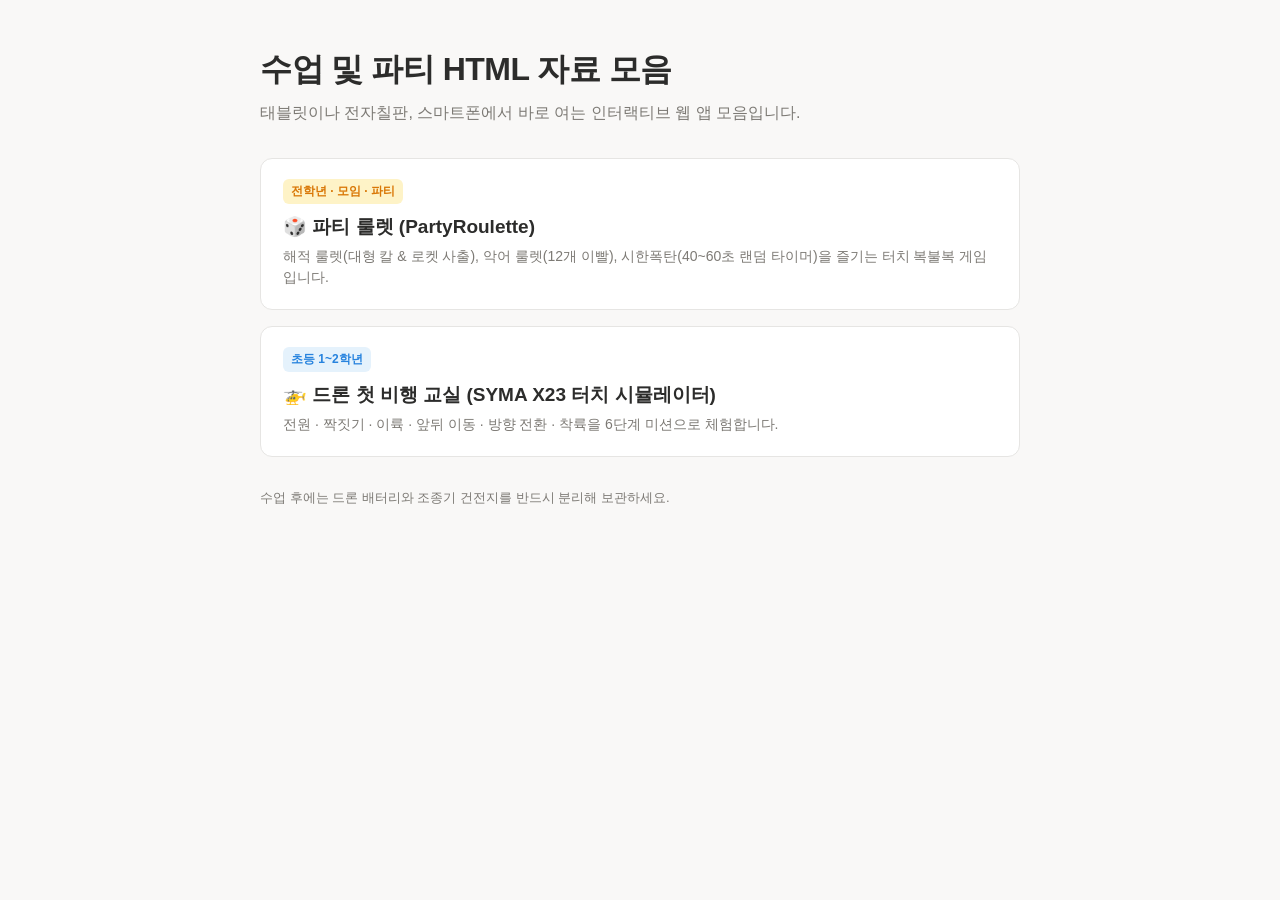
<file: index.html>
<!DOCTYPE html>
<html lang="ko">
<head>
<meta charset="utf-8" />
<meta name="viewport" content="width=device-width, initial-scale=1" />
<title>수업 및 파티 HTML 자료 모음</title>
<style>
  :root { color-scheme: light; }
  body {
    margin:0; padding:48px 24px; background:#F9F8F7; color:#2C2C2B;
    font-family:"Noto Sans KR", -apple-system, BlinkMacSystemFont, "Segoe UI", sans-serif;
  }
  .wrap { max-width:760px; margin:0 auto; }
  h1 { font-size:32px; margin:0 0 8px; letter-spacing:-0.5px; }
  p.lead { color:#7D7A75; font-size:16px; line-height:1.6; margin:0 0 32px; }
  a.card {
    display:block; text-decoration:none; color:inherit; background:#FFF;
    border:1px solid #E6E5E3; border-radius:12px; padding:20px 22px; margin-bottom:16px;
    transition: border-color 0.2s, transform 0.2s;
  }
  a.card:hover { border-color:#2783DE; transform: translateY(-2px); }
  a.card h2 { margin:0 0 6px; font-size:19px; }
  a.card span { font-size:14px; color:#7D7A75; line-height:1.55; }
  .tag { display:inline-block; font-size:12px; font-weight:800; color:#2783DE; background:#E5F2FC; border-radius:6px; padding:4px 8px; margin-bottom:10px; }
  .tag-party { color:#D97706; background:#FEF3C7; }
  footer { margin-top:32px; font-size:13px; color:#7D7A75; }
</style>
</head>
<body>
<div class="wrap">
  <h1>수업 및 파티 HTML 자료 모음</h1>
  <p class="lead">태블릿이나 전자칠판, 스마트폰에서 바로 여는 인터랙티브 웹 앱 모음입니다.</p>

  <a class="card" href="./party-roulette/">
    <div class="tag tag-party">전학년 · 모임 · 파티</div>
    <h2>🎲 파티 룰렛 (PartyRoulette)</h2>
    <span>해적 룰렛(대형 칼 & 로켓 사출), 악어 룰렛(12개 이빨), 시한폭탄(40~60초 랜덤 타이머)을 즐기는 터치 복불복 게임입니다.</span>
  </a>

  <a class="card" href="./drone-sim/">
    <div class="tag">초등 1~2학년</div>
    <h2>🚁 드론 첫 비행 교실 (SYMA X23 터치 시뮬레이터)</h2>
    <span>전원 · 짝짓기 · 이륙 · 앞뒤 이동 · 방향 전환 · 착륙을 6단계 미션으로 체험합니다.</span>
  </a>

  <footer>수업 후에는 드론 배터리와 조종기 건전지를 반드시 분리해 보관하세요.</footer>
</div>
</body>
</html>
</file>
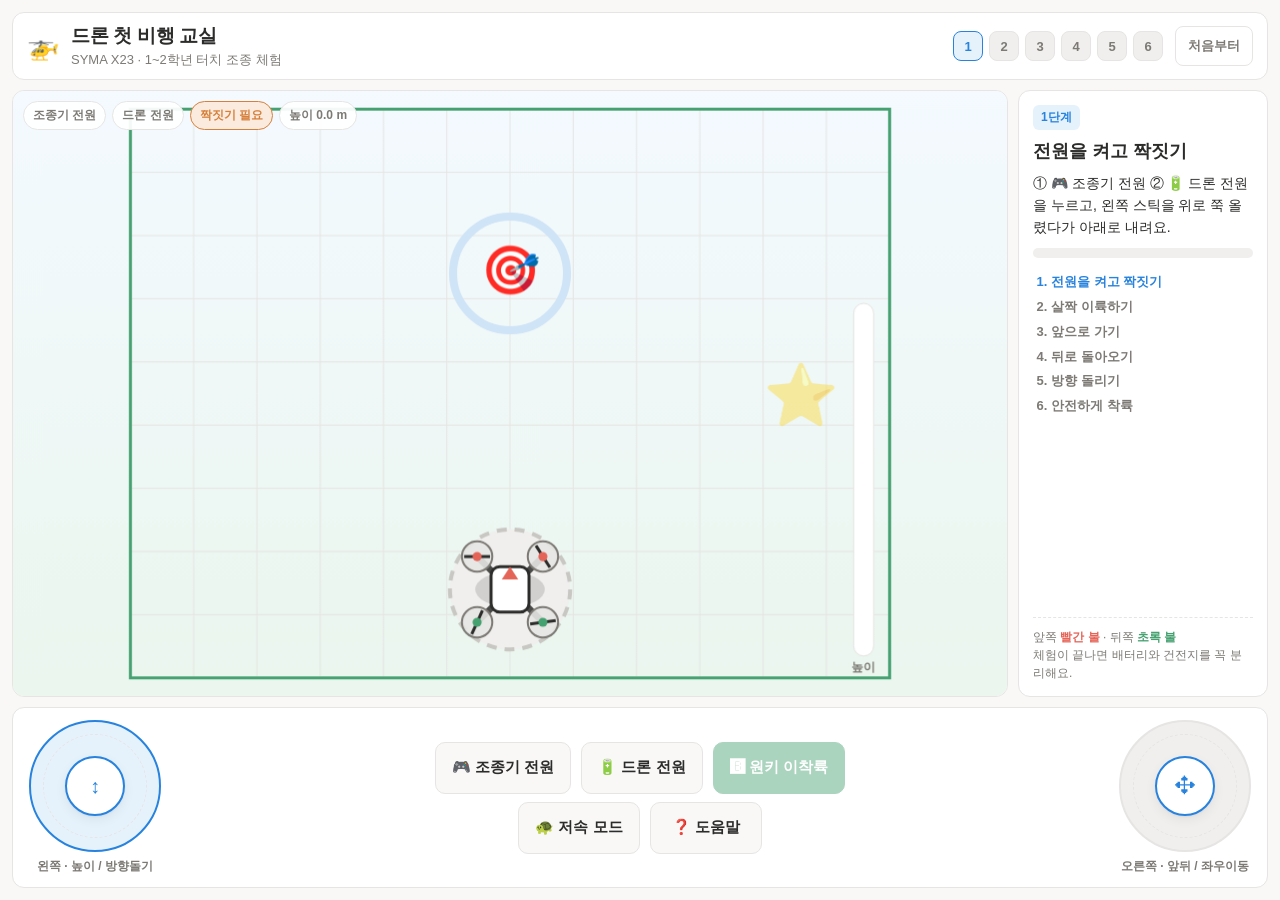
<file: drone-sim/index.html>
<!DOCTYPE html>
<html lang="ko">
<head>
<meta charset="utf-8" />
<meta name="viewport" content="width=device-width, initial-scale=1, maximum-scale=1, user-scalable=no" />
<title>드론 첫 비행 교실 · SYMA X23 체험</title>
<style>
  * { box-sizing: border-box; -webkit-tap-highlight-color: transparent; }
  html, body { margin:0; padding:0; height:100%; overflow:hidden; }
  body {
    font-family: "Noto Sans KR", -apple-system, BlinkMacSystemFont, "Segoe UI", sans-serif;
    color:#2C2C2B; background:#F9F8F7; user-select:none; touch-action:none;
  }
  #app { display:flex; flex-direction:column; height:100%; padding:12px; gap:10px; }

  /* ---------- header ---------- */
  header {
    display:flex; align-items:center; gap:12px;
    background:#FFFFFF; border:1px solid #E6E5E3; border-radius:12px; padding:10px 14px;
  }
  header .logo { font-size:26px; }
  header h1 { font-size:19px; margin:0; font-weight:800; letter-spacing:-0.3px; }
  header .sub { font-size:13px; color:#7D7A75; margin-top:2px; }
  .steps { margin-left:auto; display:flex; gap:6px; }
  .steps b {
    width:30px; height:30px; border-radius:8px; display:grid; place-items:center;
    font-size:13px; font-weight:800; background:#F0EFED; color:#7D7A75; border:1px solid #E6E5E3;
  }
  .steps b.now { background:#E5F2FC; color:#2783DE; border-color:#2783DE; }
  .steps b.ok  { background:#E8F1EC; color:#46A171; border-color:#46A171; }
  .ghost {
    border:1px solid #E6E5E3; background:#FFF; color:#7D7A75; font-weight:700;
    font-size:13px; border-radius:8px; padding:8px 12px; min-height:40px;
  }

  /* ---------- stage area ---------- */
  main { flex:1; display:flex; gap:10px; min-height:0; }
  .card { background:#FFF; border:1px solid #E6E5E3; border-radius:12px; }
  #stageWrap { flex:1; position:relative; overflow:hidden; }
  canvas { display:block; width:100%; height:100%; border-radius:11px; }

  #mission {
    width:250px; flex:0 0 250px; padding:14px; display:flex; flex-direction:column; gap:10px;
  }
  #mission .tag { font-size:12px; font-weight:800; color:#2783DE; background:#E5F2FC; border-radius:6px; padding:4px 8px; align-self:flex-start; }
  #mission h2 { margin:0; font-size:18px; font-weight:800; line-height:1.3; }
  #mission p { margin:0; font-size:14px; line-height:1.55; color:#2C2C2B; }
  #mission .bar { height:10px; border-radius:6px; background:#F0EFED; overflow:hidden; }
  #mission .bar i { display:block; height:100%; width:0%; background:#46A171; transition:width .15s linear; }
  #mission ol { margin:2px 0 0; padding-left:18px; }
  #mission ol li { font-size:13px; line-height:1.9; color:#7D7A75; font-weight:700; }
  #mission ol li.now { color:#2783DE; }
  #mission ol li.ok { color:#46A171; text-decoration:line-through; }
  #mission .safe { margin-top:auto; font-size:12px; color:#7D7A75; line-height:1.5; border-top:1px dashed #E6E5E3; padding-top:10px; }

  .badges { position:absolute; top:10px; left:10px; display:flex; gap:6px; flex-wrap:wrap; }
  .badge { font-size:12px; font-weight:800; padding:5px 9px; border-radius:999px; background:#FFFFFFEE; border:1px solid #E6E5E3; color:#7D7A75; }
  .badge.on { background:#E8F1EC; border-color:#46A171; color:#46A171; }
  .badge.warn { background:#FBEBDE; border-color:#D5803B; color:#D5803B; }

  /* ---------- controller ---------- */
  footer {
    flex:0 0 auto; display:flex; align-items:center; gap:14px;
    background:#FFF; border:1px solid #E6E5E3; border-radius:12px; padding:12px 16px;
  }
  .stickBox { text-align:center; }
  .stick {
    position:relative; width:132px; height:132px; border-radius:50%;
    background:#F0EFED; border:2px solid #E6E5E3;
  }
  .stick .knob {
    position:absolute; left:50%; top:50%; width:60px; height:60px; margin:-30px 0 0 -30px;
    border-radius:50%; background:#FFF; border:2px solid #2783DE;
    box-shadow:0 1px 2px rgba(0,0,0,.05), 0 4px 12px rgba(0,0,0,.06);
    display:grid; place-items:center; font-size:20px; color:#2783DE;
  }
  .stick .axis { position:absolute; inset:12px; border-radius:50%; border:1px dashed #E6E5E3; }
  .stick.hint { border-color:#2783DE; background:#E5F2FC; }
  .stickBox span { display:block; font-size:12px; font-weight:800; color:#7D7A75; margin-top:6px; }

  .pad { flex:1; display:flex; flex-direction:column; gap:8px; align-items:center; }
  .row { display:flex; gap:10px; flex-wrap:wrap; justify-content:center; }
  button.btn {
    min-height:52px; min-width:112px; padding:10px 16px; border-radius:10px; font-size:15px; font-weight:800;
    border:1px solid #E6E5E3; background:#F9F8F7; color:#2C2C2B;
  }
  button.btn.blue { background:#2783DE; border-color:#2783DE; color:#FFF; }
  button.btn.green { background:#46A171; border-color:#46A171; color:#FFF; }
  button.btn.dim { opacity:.45; }
  button.btn.pulse { animation:pulse 1.1s infinite; }
  @keyframes pulse { 0%,100%{ transform:scale(1);} 50%{ transform:scale(1.05);} }
  button.btn:focus-visible, .ghost:focus-visible { outline:3px solid #2783DE; outline-offset:2px; }

  /* ---------- overlay ---------- */
  #overlay {
    position:absolute; inset:0; display:none; place-items:center; background:#FFFFFFE8; border-radius:11px; text-align:center;
  }
  #overlay.show { display:grid; }
  #overlay .in { max-width:460px; padding:22px; }
  #overlay .big { font-size:52px; }
  #overlay h3 { font-size:24px; margin:8px 0 6px; font-weight:800; }
  #overlay p { font-size:15px; color:#7D7A75; margin:0 0 16px; line-height:1.6; }

  @media (max-width: 900px) {
    #mission { display:none; }
    .stick { width:112px; height:112px; }
  }
  @media (prefers-reduced-motion: reduce) { button.btn.pulse { animation:none; } }
</style>
</head>
<body>
<div id="app">
  <header>
    <div class="logo">🚁</div>
    <div>
      <h1>드론 첫 비행 교실</h1>
      <div class="sub">SYMA X23 · 1~2학년 터치 조종 체험</div>
    </div>
    <div class="steps" id="steps"></div>
    <button class="ghost" id="resetBtn">처음부터</button>
  </header>

  <main>
    <div class="card" id="stageWrap">
      <canvas id="sky"></canvas>
      <div class="badges">
        <div class="badge" id="bTx">조종기 전원</div>
        <div class="badge" id="bDr">드론 전원</div>
        <div class="badge" id="bBind">짝짓기</div>
        <div class="badge" id="bAlt">높이 0.0 m</div>
      </div>
      <div id="overlay"><div class="in">
        <div class="big" id="ovIcon">🎉</div>
        <h3 id="ovTitle"></h3>
        <p id="ovText"></p>
        <button class="btn blue" id="ovBtn">다음 단계</button>
      </div></div>
    </div>

    <div class="card" id="mission">
      <div class="tag" id="mTag">미션</div>
      <h2 id="mTitle"></h2>
      <p id="mText"></p>
      <div class="bar"><i id="mBar"></i></div>
      <ol id="mList"></ol>
      <div class="safe">앞쪽 <b style="color:#E56458">빨간 불</b> · 뒤쪽 <b style="color:#46A171">초록 불</b><br />체험이 끝나면 배터리와 건전지를 꼭 분리해요.</div>
    </div>
  </main>

  <footer>
    <div class="stickBox">
      <div class="stick" id="stickL"><div class="axis"></div><div class="knob" id="knobL">↕</div></div>
      <span>왼쪽 · 높이 / 방향돌기</span>
    </div>
    <div class="pad">
      <div class="row">
        <button class="btn" id="btnTx">🎮 조종기 전원</button>
        <button class="btn" id="btnDrone">🔋 드론 전원</button>
        <button class="btn green" id="btnB">🅱 원키 이착륙</button>
      </div>
      <div class="row">
        <button class="btn" id="btnSpeed">🐢 저속 모드</button>
        <button class="btn" id="btnHelp">❓ 도움말</button>
      </div>
    </div>
    <div class="stickBox">
      <div class="stick" id="stickR"><div class="axis"></div><div class="knob" id="knobR">✥</div></div>
      <span>오른쪽 · 앞뒤 / 좌우이동</span>
    </div>
  </footer>
</div>

<script>
(function(){
  "use strict";
  /* ================= state ================= */
  var FW = 12, FH = 9;                 // field meters
  var HOME = { x: 6, y: 7.6 };
  var GATE = { x: 6, y: 2.6 };
  var STAR = { x: 10.6, y: 4.6 };
  var d = { x: HOME.x, y: HOME.y, alt: 0, head: 0 };
  var tx = false, drone = false, bound = false, slow = true;
  var autoTakeoff = false, autoLand = false;
  var bindPhase = 0;                    // 0 none, 1 pushed up
  var stage = 0, holdT = 0, gateT = 0, done = false;
  var L = { x:0, y:0 }, R = { x:0, y:0 };
  var parts = [];

  var MISSIONS = [
    { tag:"1단계", title:"전원을 켜고 짝짓기",
      text:"① 🎮 조종기 전원 ② 🔋 드론 전원을 누르고, 왼쪽 스틱을 위로 쭉 올렸다가 아래로 내려요.",
      hint:"L", ok:"짝짓기 성공! 드론과 조종기가 친구가 되었어요." },
    { tag:"2단계", title:"살짝 이륙하기",
      text:"🅱 원키 이착륙 버튼을 눌러요. 드론이 스스로 떠서 제자리에 멈춰요(호버링).",
      hint:"B", ok:"이륙 성공! 기압 센서가 높이를 지켜 줘요." },
    { tag:"3단계", title:"앞으로 가기",
      text:"오른쪽 스틱을 위로 밀어 파란 링 안으로 들어가요. 앞쪽은 빨간 불이에요.",
      hint:"R", ok:"링 통과! 앞으로 가기를 잘했어요." },
    { tag:"4단계", title:"뒤로 돌아오기",
      text:"오른쪽 스틱을 아래로 당겨 H 착륙판 위로 천천히 돌아와요.",
      hint:"R", ok:"제자리 복귀! 뒤로 오기도 성공이에요." },
    { tag:"5단계", title:"방향 돌리기",
      text:"왼쪽 스틱을 옆으로 밀어 노란 별을 바라보게 돌려요. 2초 동안 유지해요.",
      hint:"L", ok:"방향 전환 성공! 빨간 불이 별을 향했어요." },
    { tag:"6단계", title:"안전하게 착륙",
      text:"H 착륙판 위에서 🅱 버튼을 눌러 살살 내려앉아요.",
      hint:"B", ok:"착륙 성공! 프로펠러가 멈췄어요." }
  ];

  var $ = function(id){ return document.getElementById(id); };
  var cv = $("sky"), ctx = cv.getContext("2d"), S = 1, ox = 0, oy = 0, W = 0, H = 0;

  function resize(){
    var r = cv.parentNode.getBoundingClientRect();
    var dpr = Math.min(window.devicePixelRatio || 1, 2);
    W = r.width; H = r.height;
    cv.width = W * dpr; cv.height = H * dpr;
    ctx.setTransform(dpr, 0, 0, dpr, 0, 0);
    S = Math.min(W / FW, H / FH) * 0.94;
    ox = (W - FW * S) / 2; oy = (H - FH * S) / 2;
  }
  window.addEventListener("resize", resize);

  function px(mx){ return ox + mx * S; }
  function py(my){ return oy + my * S; }

  /* ================= sticks ================= */
  function bindStick(baseId, knobId, out){
    var base = $(baseId), knob = $(knobId), id = null;
    function set(e){
      var r = base.getBoundingClientRect(), max = r.width / 2 - 8;
      var dx = e.clientX - (r.left + r.width / 2);
      var dy = e.clientY - (r.top + r.height / 2);
      var len = Math.hypot(dx, dy);
      if (len > max) { dx *= max / len; dy *= max / len; }
      knob.style.transform = "translate(" + dx + "px," + dy + "px)";
      out.x = dx / max; out.y = dy / max;
    }
    function up(){ id = null; out.x = 0; out.y = 0; knob.style.transform = "translate(0,0)"; }
    base.addEventListener("pointerdown", function(e){ id = e.pointerId; base.setPointerCapture(id); set(e); });
    base.addEventListener("pointermove", function(e){ if (e.pointerId === id) set(e); });
    base.addEventListener("pointerup", up);
    base.addEventListener("pointercancel", up);
    base.addEventListener("lostpointercapture", up);
    // keyboard fallback
    base.tabIndex = 0;
  }
  bindStick("stickL", "knobL", L);
  bindStick("stickR", "knobR", R);

  /* keyboard support (desktop) */
  var keys = {};
  window.addEventListener("keydown", function(e){ keys[e.key] = true; });
  window.addEventListener("keyup", function(e){ keys[e.key] = false; });

  /* ================= buttons ================= */
  $("btnTx").onclick = function(){ tx = !tx; beep(880); paint(); };
  $("btnDrone").onclick = function(){ drone = !drone; if (!drone) { bound = false; bindPhase = 0; } beep(660); paint(); };
  $("btnB").onclick = function(){
    if (!bound) { flash("먼저 전원과 짝짓기를 해요", "⚠️"); return; }
    if (d.alt < 0.08) { autoTakeoff = true; autoLand = false; beep(1040); }
    else { autoLand = true; autoTakeoff = false; beep(520); }
  };
  $("btnSpeed").onclick = function(){ slow = !slow; $("btnSpeed").textContent = slow ? "🐢 저속 모드" : "🐇 고속 모드"; paint(); };
  $("btnHelp").onclick = function(){ show("❓", MISSIONS[stage] ? MISSIONS[stage].title : "체험 완료", MISSIONS[stage] ? MISSIONS[stage].text : "처음부터 다시 할 수 있어요.", "닫기", function(){ hide(); }); };
  $("resetBtn").onclick = function(){ reset(); };

  function reset(){
    d = { x: HOME.x, y: HOME.y, alt: 0, head: 0 };
    tx = drone = bound = false; bindPhase = 0; autoTakeoff = autoLand = false;
    stage = 0; holdT = 0; gateT = 0; done = false; parts = [];
    hide(); paint();
  }

  /* ================= sound ================= */
  var AC = null;
  function beep(f){
    try {
      AC = AC || new (window.AudioContext || window.webkitAudioContext)();
      var o = AC.createOscillator(), g = AC.createGain();
      o.frequency.value = f; o.type = "sine"; o.connect(g); g.connect(AC.destination);
      g.gain.setValueAtTime(0.05, AC.currentTime);
      g.gain.exponentialRampToValueAtTime(0.0001, AC.currentTime + 0.18);
      o.start(); o.stop(AC.currentTime + 0.2);
    } catch (e) {}
  }

  /* ================= overlay ================= */
  function show(icon, title, text, btn, fn){
    $("ovIcon").textContent = icon; $("ovTitle").textContent = title;
    $("ovText").textContent = text; $("ovBtn").textContent = btn;
    $("ovBtn").onclick = fn; $("overlay").classList.add("show");
  }
  function hide(){ $("overlay").classList.remove("show"); }
  function flash(msg, icon){ show(icon || "💡", msg, "안내를 다시 읽고 순서대로 해 볼까요?", "확인", hide); }

  function confetti(){
    for (var i = 0; i < 70; i++) {
      parts.push({ x: W / 2, y: H / 2, vx: (Math.random() - 0.5) * 420, vy: (Math.random() - 0.8) * 420,
        c: ["#2783DE","#46A171","#D5803B","#E56458","#BF8EDA","#EAC26B"][i % 6], t: 1 });
    }
  }

  function clearStage(){
    var m = MISSIONS[stage];
    beep(1320); confetti();
    if (stage === MISSIONS.length - 1) {
      done = true;
      show("🏅", "드론 조종사 자격 통과!", "전원 → 짝짓기 → 이륙 → 앞뒤 이동 → 방향 전환 → 착륙까지 모두 성공했어요. 실제 드론은 배터리와 건전지를 꼭 분리해서 보관해요.", "다시 도전", function(){ reset(); });
    } else {
      show("🎉", "성공!", m.ok, "다음 단계", function(){ stage++; holdT = 0; hide(); paint(); });
    }
  }

  /* ================= loop ================= */
  var last = performance.now();
  function loop(now){
    var dt = Math.min((now - last) / 1000, 0.05); last = now;
    step(dt); draw(dt); requestAnimationFrame(loop);
  }

  function step(dt){
    var lx = L.x, ly = L.y, rx = R.x, ry = R.y;
    if (keys.ArrowUp) ry = -1; if (keys.ArrowDown) ry = 1;
    if (keys.ArrowLeft) lx = -1; if (keys.ArrowRight) lx = 1;
    if (keys.w) ly = -1; if (keys.s) ly = 1;

    /* binding: left stick up then down */
    if (tx && drone && !bound) {
      if (ly < -0.7) bindPhase = 1;
      if (bindPhase === 1 && ly > 0.6) { bound = true; beep(1200); }
    }

    var live = tx && drone && bound;
    var spd = slow ? 1.5 : 2.9;

    if (live) {
      if (autoTakeoff) {
        d.alt += 1.1 * dt;
        if (d.alt >= 1.2) { d.alt = 1.2; autoTakeoff = false; }
      } else if (autoLand) {
        d.alt -= 0.8 * dt;
        if (d.alt <= 0) { d.alt = 0; autoLand = false; }
      } else {
        d.alt += (-ly) * 1.1 * dt;
        d.alt = Math.max(0, Math.min(2.6, d.alt));
      }
      d.head += lx * (slow ? 1.4 : 2.2) * dt;
      if (d.alt > 0.1) {
        var f = -ry * spd * dt, s = rx * spd * 0.8 * dt;
        d.x += Math.sin(d.head) * f + Math.cos(d.head) * s;
        d.y += -Math.cos(d.head) * f + Math.sin(d.head) * s;
        d.x = Math.max(0.6, Math.min(FW - 0.6, d.x));
        d.y = Math.max(0.6, Math.min(FH - 0.6, d.y));
      }
    }

    if (done || $("overlay").classList.contains("show")) { paint(); return; }

    /* stage checks */
    var p = 0;
    if (stage === 0) {
      p = (tx ? 0.33 : 0) + (drone ? 0.33 : 0) + (bound ? 0.34 : 0);
      if (bound) clearStage();
    } else if (stage === 1) {
      p = Math.min(1, d.alt / 1.0);
      if (d.alt >= 0.95) clearStage();
    } else if (stage === 2) {
      var dg = Math.hypot(d.x - GATE.x, d.y - GATE.y);
      p = Math.max(0, Math.min(1, 1 - (dg - 0.8) / 4.4));
      if (dg < 0.85 && d.alt > 0.3) clearStage();
    } else if (stage === 3) {
      var dh = Math.hypot(d.x - HOME.x, d.y - HOME.y);
      p = Math.max(0, Math.min(1, 1 - (dh - 0.8) / 4.4));
      if (dh < 0.85 && d.alt > 0.3) clearStage();
    } else if (stage === 4) {
      var want = Math.atan2(STAR.x - d.x, -(STAR.y - d.y));
      var diff = Math.atan2(Math.sin(d.head - want), Math.cos(d.head - want));
      if (Math.abs(diff) < 0.22) holdT += dt; else holdT = Math.max(0, holdT - dt * 1.5);
      p = Math.min(1, holdT / 2);
      if (holdT >= 2) clearStage();
    } else if (stage === 5) {
      var dh2 = Math.hypot(d.x - HOME.x, d.y - HOME.y);
      p = d.alt <= 0.02 ? 1 : (dh2 < 1 ? 0.5 : 0.15);
      if (d.alt <= 0.02 && dh2 < 1.2 && bound) clearStage();
    }
    $("mBar").style.width = Math.round(p * 100) + "%";
    paint();
  }

  /* ================= UI paint ================= */
  function paint(){
    var m = MISSIONS[stage];
    $("mTag").textContent = m ? m.tag : "완료";
    $("mTitle").textContent = m ? m.title : "체험 완료";
    $("mText").textContent = m ? m.text : "처음부터 버튼으로 다시 도전할 수 있어요.";
    var st = $("steps");
    if (st.children.length !== MISSIONS.length) {
      st.innerHTML = "";
      for (var i = 0; i < MISSIONS.length; i++) { var b = document.createElement("b"); b.textContent = i + 1; st.appendChild(b); }
    }
    for (var j = 0; j < MISSIONS.length; j++) {
      st.children[j].className = done || j < stage ? "ok" : (j === stage ? "now" : "");
    }
    var ml = $("mList");
    if (ml.children.length !== MISSIONS.length) {
      ml.innerHTML = "";
      for (var k = 0; k < MISSIONS.length; k++) {
        var li = document.createElement("li"); li.textContent = MISSIONS[k].title; ml.appendChild(li);
      }
    }
    for (var k2 = 0; k2 < MISSIONS.length; k2++) {
      ml.children[k2].className = done || k2 < stage ? "ok" : (k2 === stage ? "now" : "");
    }
    $("bTx").className = "badge" + (tx ? " on" : "");
    $("bDr").className = "badge" + (drone ? " on" : "");
    $("bBind").className = "badge" + (bound ? " on" : " warn");
    $("bBind").textContent = bound ? "짝짓기 완료" : "짝짓기 필요";
    $("bAlt").textContent = "높이 " + d.alt.toFixed(1) + " m";
    $("btnTx").className = "btn" + (tx ? " blue" : "") + (!tx && stage === 0 ? " pulse" : "");
    $("btnDrone").className = "btn" + (drone ? " blue" : "") + (tx && !drone && stage === 0 ? " pulse" : "");
    $("btnB").className = "btn green" + (!bound ? " dim" : "") + (bound && m && m.hint === "B" ? " pulse" : "");
    $("stickL").className = "stick" + (m && m.hint === "L" ? " hint" : "");
    $("stickR").className = "stick" + (m && m.hint === "R" ? " hint" : "");
  }

  /* ================= canvas draw ================= */
  function draw(dt){
    ctx.clearRect(0, 0, W, H);
    /* sky/field */
    var g = ctx.createLinearGradient(0, 0, 0, H);
    g.addColorStop(0, "#F4FAFF"); g.addColorStop(1, "#EAF6EE");
    ctx.fillStyle = g; ctx.fillRect(0, 0, W, H);

    ctx.strokeStyle = "#E6E5E3"; ctx.lineWidth = 1;
    for (var i = 0; i <= FW; i++) { ctx.beginPath(); ctx.moveTo(px(i), py(0)); ctx.lineTo(px(i), py(FH)); ctx.stroke(); }
    for (var j2 = 0; j2 <= FH; j2++) { ctx.beginPath(); ctx.moveTo(px(0), py(j2)); ctx.lineTo(px(FW), py(j2)); ctx.stroke(); }
    ctx.strokeStyle = "#46A171"; ctx.lineWidth = 3;
    ctx.strokeRect(px(0), py(0), FW * S, FH * S);

    /* landing pad */
    ctx.beginPath(); ctx.arc(px(HOME.x), py(HOME.y), 0.95 * S, 0, 6.3);
    ctx.fillStyle = (stage === 3 || stage === 5) ? "#E8F1EC" : "#F0EFED";
    ctx.fill(); ctx.strokeStyle = (stage === 3 || stage === 5) ? "#46A171" : "#C9C7C3";
    ctx.lineWidth = 4; ctx.setLineDash([10, 8]); ctx.stroke(); ctx.setLineDash([]);
    ctx.fillStyle = "#7D7A75"; ctx.font = "800 " + (0.8 * S) + "px sans-serif";
    ctx.textAlign = "center"; ctx.textBaseline = "middle";
    ctx.fillText("H", px(HOME.x), py(HOME.y));

    /* gate ring */
    gateT += dt;
    var pulse = stage === 2 ? 1 + Math.sin(gateT * 3) * 0.05 : 1;
    ctx.beginPath(); ctx.arc(px(GATE.x), py(GATE.y), 0.9 * S * pulse, 0, 6.3);
    ctx.lineWidth = 8; ctx.strokeStyle = stage === 2 ? "#2783DE" : "#CFE4F7"; ctx.stroke();
    ctx.font = (0.75 * S) + "px sans-serif";
    ctx.fillText("🎯", px(GATE.x), py(GATE.y));

    /* star target */
    ctx.font = (0.95 * S) + "px sans-serif";
    ctx.globalAlpha = stage === 4 ? 1 : 0.45;
    ctx.fillText("⭐", px(STAR.x), py(STAR.y));
    ctx.globalAlpha = 1;

    /* shadow */
    ctx.beginPath();
    ctx.ellipse(px(d.x), py(d.y) + d.alt * 0.16 * S, (0.55 + d.alt * 0.12) * S, (0.28 + d.alt * 0.06) * S, 0, 0, 6.3);
    ctx.fillStyle = "rgba(44,44,43," + (0.16 - Math.min(d.alt, 2.6) * 0.04) + ")"; ctx.fill();

    /* drone */
    var scale = 1 + d.alt * 0.10;
    ctx.save();
    ctx.translate(px(d.x), py(d.y) - d.alt * 0.22 * S);
    ctx.rotate(d.head);
    ctx.scale(scale, scale);
    var arm = 0.52 * S, rr = 0.24 * S;
    ctx.strokeStyle = "#4A4A48"; ctx.lineWidth = 0.10 * S;
    [[-1,-1],[1,-1],[-1,1],[1,1]].forEach(function(a){
      ctx.beginPath(); ctx.moveTo(0, 0); ctx.lineTo(a[0] * arm, a[1] * arm); ctx.stroke();
    });
    var spin = (tx && drone && bound && (d.alt > 0.02 || autoTakeoff)) ? 1 : 0;
    var ang = spin ? performance.now() / 26 : 0;
    [[-1,-1],[1,-1],[-1,1],[1,1]].forEach(function(a, k){
      var cxp = a[0] * arm, cyp = a[1] * arm;
      ctx.beginPath(); ctx.arc(cxp, cyp, rr, 0, 6.3);
      ctx.fillStyle = spin ? "rgba(39,131,222,0.20)" : "rgba(230,229,227,0.9)"; ctx.fill();
      ctx.strokeStyle = "#7D7A75"; ctx.lineWidth = 2; ctx.stroke();
      ctx.save(); ctx.translate(cxp, cyp); ctx.rotate(ang + k);
      ctx.strokeStyle = "#2C2C2B"; ctx.lineWidth = 3;
      ctx.beginPath(); ctx.moveTo(-rr * 0.85, 0); ctx.lineTo(rr * 0.85, 0); ctx.stroke();
      ctx.restore();
      /* LED: front(top) red, rear(bottom) green */
      ctx.beginPath(); ctx.arc(cxp, cyp, rr * 0.30, 0, 6.3);
      ctx.fillStyle = a[1] < 0 ? "#E56458" : "#46A171"; ctx.fill();
    });
    ctx.beginPath();
    ctx.roundRect ? ctx.roundRect(-0.30 * S, -0.36 * S, 0.60 * S, 0.72 * S, 0.14 * S)
                  : ctx.rect(-0.30 * S, -0.36 * S, 0.60 * S, 0.72 * S);
    ctx.fillStyle = "#FFFFFF"; ctx.fill();
    ctx.strokeStyle = "#2C2C2B"; ctx.lineWidth = 3; ctx.stroke();
    ctx.beginPath(); ctx.moveTo(0, -0.36 * S); ctx.lineTo(-0.13 * S, -0.16 * S); ctx.lineTo(0.13 * S, -0.16 * S); ctx.closePath();
    ctx.fillStyle = "#E56458"; ctx.fill();
    ctx.restore();

    /* altitude gauge (inside field, right side) */
    var bw = 20, bh = FH * S * 0.62;
    var bx = px(FW) - bw - 16, by = py(FH) - bh - 22;
    ctx.fillStyle = "#FFFFFF"; ctx.strokeStyle = "#E6E5E3"; ctx.lineWidth = 1;
    ctx.beginPath();
    if (ctx.roundRect) ctx.roundRect(bx, by, bw, bh, 10); else ctx.rect(bx, by, bw, bh);
    ctx.fill(); ctx.stroke();
    var hFill = Math.min(1, d.alt / 2.6) * (bh - 4);
    ctx.fillStyle = "#2783DE";
    ctx.beginPath();
    if (ctx.roundRect) ctx.roundRect(bx + 2, by + bh - 2 - hFill, bw - 4, hFill, 8);
    else ctx.rect(bx + 2, by + bh - 2 - hFill, bw - 4, hFill);
    ctx.fill();
    ctx.fillStyle = "#7D7A75"; ctx.font = "700 12px sans-serif"; ctx.textAlign = "center";
    ctx.fillText("높이", bx + bw / 2, by + bh + 12);

    /* confetti */
    for (var q = parts.length - 1; q >= 0; q--) {
      var p2 = parts[q];
      p2.vy += 620 * dt; p2.x += p2.vx * dt; p2.y += p2.vy * dt; p2.t -= dt * 0.55;
      if (p2.t <= 0) { parts.splice(q, 1); continue; }
      ctx.globalAlpha = Math.max(0, p2.t);
      ctx.fillStyle = p2.c; ctx.fillRect(p2.x, p2.y, 9, 9);
      ctx.globalAlpha = 1;
    }
  }

  resize(); paint(); requestAnimationFrame(loop);
})();
</script>
</body>
</html>
</file>
